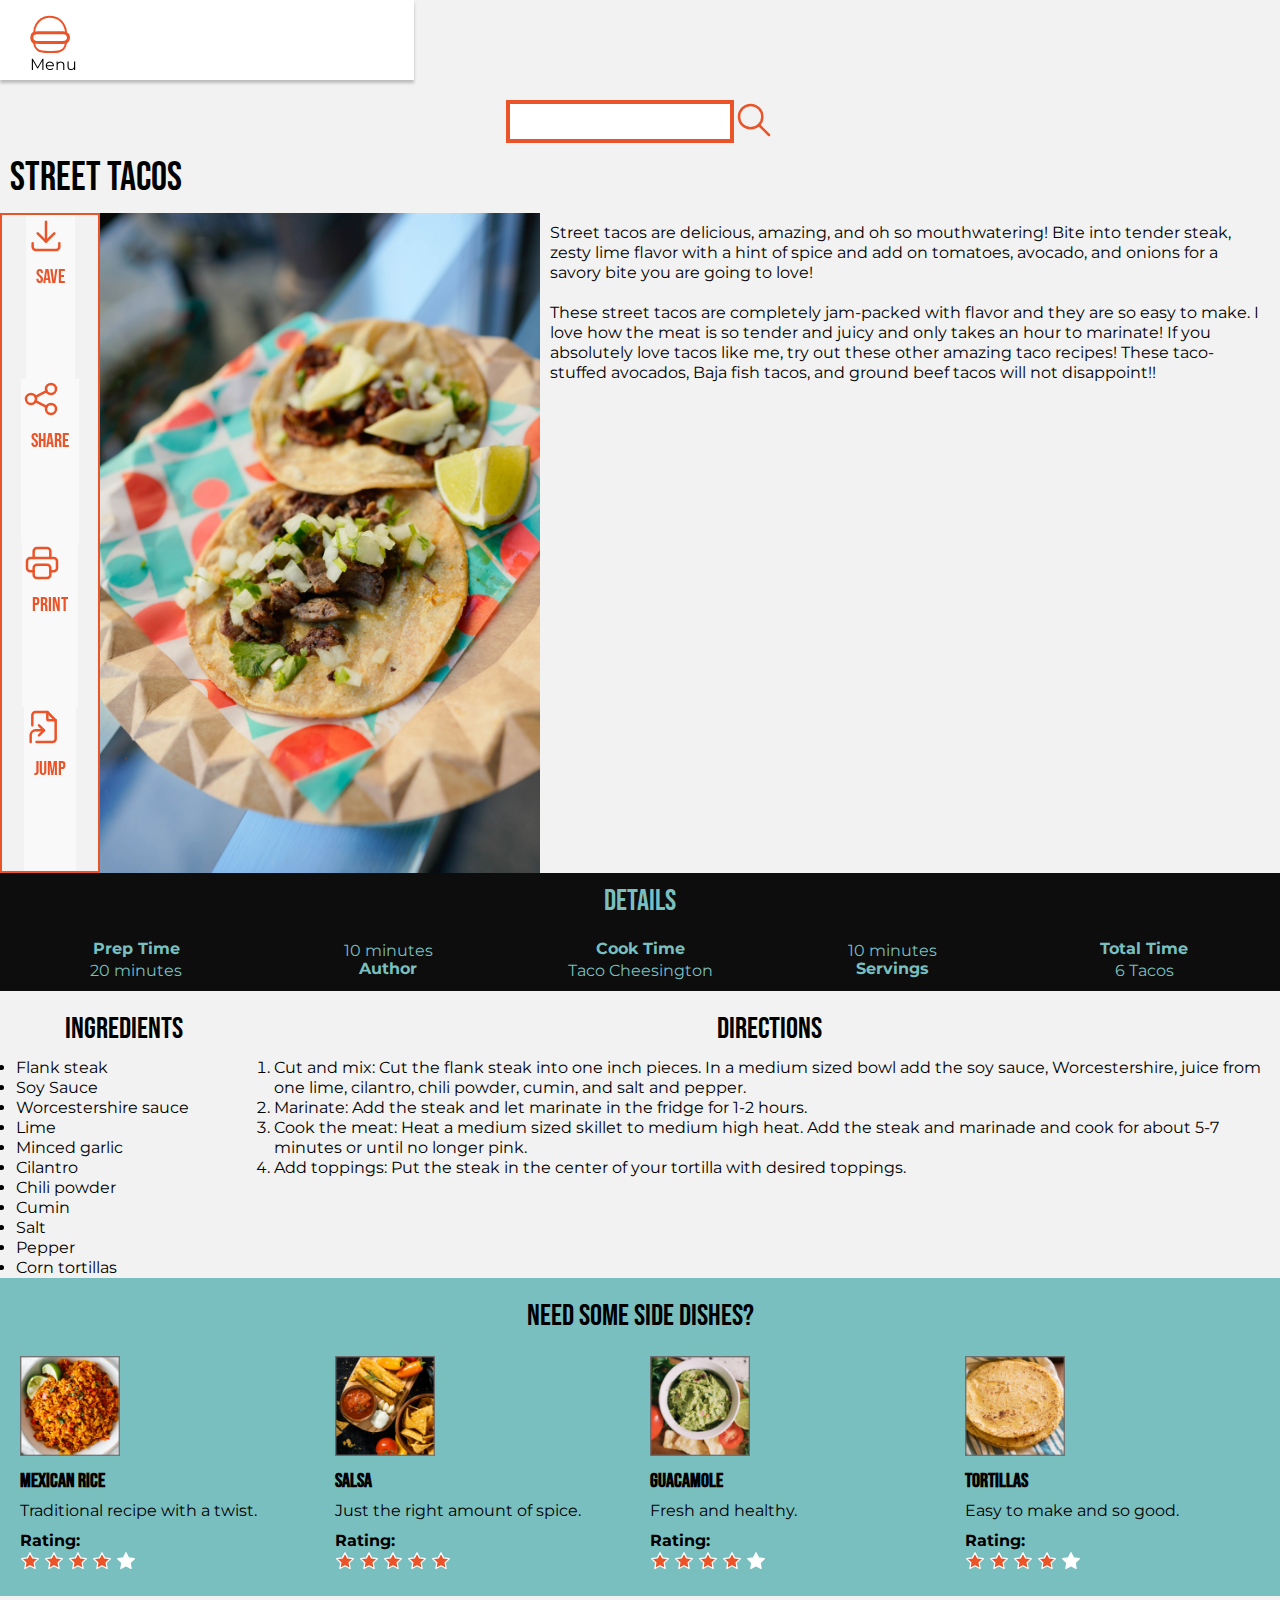
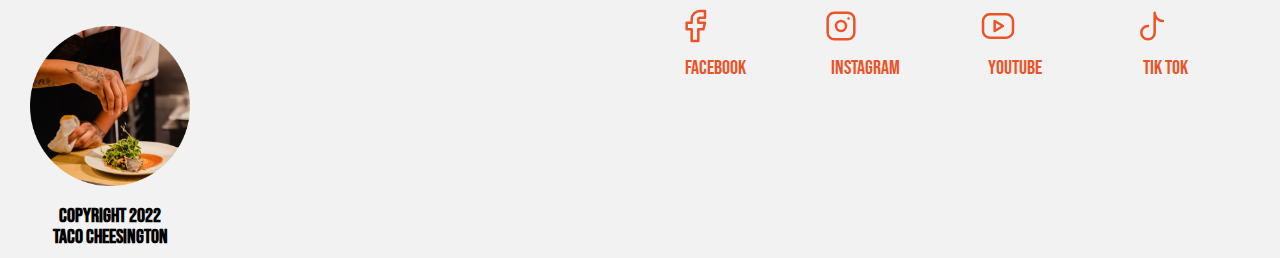
<file: index.html>
<!DOCTYPE html>
<html lang="en">
<head>
    <meta charset="utf-8">
    <title>Good Eats- Street Tacos</title>
    <meta name="author" content="Christine Gaudette">
    <meta name="description" content="Good Eats- Street Tacos">
    <!-- stylesheet -->
    <link rel="stylesheet" href="styles.css">
</head>
  <body>
    <div class="container">
      <header>
        <h1>Street Tacos</h1>
        <div class="menu-bg">
          <menu>
            <li><svg xmlns="http://www.w3.org/2000/svg" class="icon icon-tabler icon-tabler-download" width="40" height="40" viewBox="0 0 24 24" stroke-width="1.5" stroke="#EB5428" fill="none" stroke-linecap="round" stroke-linejoin="round" id="svg-save">
                <path stroke="none" d="M0 0h24v24H0z" fill="none"/>
                <path d="M4 17v2a2 2 0 0 0 2 2h12a2 2 0 0 0 2 -2v-2" />
                <polyline points="7 11 12 16 17 11" />
                <line x1="12" y1="4" x2="12" y2="16" />
              </svg><a href="#">Save</a></li>
            <li><svg xmlns="http://www.w3.org/2000/svg" class="icon icon-tabler icon-tabler-share" width="40" height="40" viewBox="0 0 24 24" stroke-width="1.5" stroke="#EB5428" fill="none" stroke-linecap="round" stroke-linejoin="round" id="svg-share">
                <path stroke="none" d="M0 0h24v24H0z" fill="none"/>
                <circle cx="6" cy="12" r="3" />
                <circle cx="18" cy="6" r="3" />
                <circle cx="18" cy="18" r="3" />
                <line x1="8.7" y1="10.7" x2="15.3" y2="7.3" />
                <line x1="8.7" y1="13.3" x2="15.3" y2="16.7" />
              </svg><a href="#">Share</a></li>
            <li><svg xmlns="http://www.w3.org/2000/svg" class="icon icon-tabler icon-tabler-printer" width="40" height="40" viewBox="0 0 24 24" stroke-width="1.5" stroke="#EB5428" fill="none" stroke-linecap="round" stroke-linejoin="round" id="svg-print">
                <path stroke="none" d="M0 0h24v24H0z" fill="none"/>
                <path d="M17 17h2a2 2 0 0 0 2 -2v-4a2 2 0 0 0 -2 -2h-14a2 2 0 0 0 -2 2v4a2 2 0 0 0 2 2h2" />
                <path d="M17 9v-4a2 2 0 0 0 -2 -2h-6a2 2 0 0 0 -2 2v4" />
                <rect x="7" y="13" width="10" height="8" rx="2" />
              </svg><a href="#">Print</a></li>
            <li><svg xmlns="http://www.w3.org/2000/svg" class="icon icon-tabler icon-tabler-file-symlink" width="40" height="40" viewBox="0 0 24 24" stroke-width="1.5" stroke="#EB5428" fill="none" stroke-linecap="round" stroke-linejoin="round" id="svg-jump">
                <path stroke="none" d="M0 0h24v24H0z" fill="none"/>
                <path d="M4 21v-4a3 3 0 0 1 3 -3h5" />
                <path d="M9 17l3 -3l-3 -3" />
                <path d="M14 3v4a1 1 0 0 0 1 1h4" />
                <path d="M5 11v-6a2 2 0 0 1 2 -2h7l5 5v11a2 2 0 0 1 -2 2h-9.5" />
              </svg><a href="#street-tacos">Jump</a></li>
          </menu>
        </div>
        <img src="images/street-tacos.png" alt="Street Tacos">
        <div class="intro-content">
        <p>Street tacos are delicious, amazing, and oh so mouthwatering! Bite into tender steak, zesty lime flavor with a hint of spice and add on tomatoes, avocado, and onions for a savory bite you are going to love!</p>
        <p>These street tacos are completely jam-packed with flavor and they are so easy to make. I love how the meat is so tender and juicy and only takes an hour to marinate! If you absolutely love tacos like me, try out these other amazing taco recipes! These taco-stuffed avocados, Baja fish tacos, and ground beef tacos will not disappoint!!</p>
        </div>
      </header>
      <article class="street-tacos">
        <section id="article-details">
          <h2>Details</h2>
          <dl>
            <dt>Prep Time</dt> 
            <dd>10 minutes</dd>

            <dt>Cook Time</dt>
            <dd>10 minutes</dd>

            <dt>Total Time</dt>
            <dd>20 minutes</dd>

            <dt>Author</dt>
            <dd><cite><span class="author">Taco Cheesington</span></cite></dd>
            
            <dt>Servings</dt>
            <dd>6 Tacos</dd>
          </dl>
        </section>
        <section id="article-ingredients">
          <h2>Ingredients</h2>
          <ul>
            <li>Flank steak</li>
            <li>Soy Sauce</li>
            <li>Worcestershire sauce</li>
            <li>Lime</li>
            <li>Minced garlic</li>
            <li>Cilantro</li>
            <li>Chili powder</li>
            <li>Cumin</li>
            <li>Salt</li>
            <li>Pepper</li>
            <li>Corn tortillas</li>
          </ul>
        </section>
        <section id="article-directions">
          <h2>Directions</h2>
          <ol>
          <li>Cut and mix: Cut the flank steak into one inch pieces. In a medium sized bowl add the soy sauce, Worcestershire, juice from one lime, cilantro, chili powder, cumin, and salt and pepper.</li>
          
          <li>Marinate: Add the steak and let marinate in the fridge for 1-2 hours.</li>
          
          <li>Cook the meat: Heat a medium sized skillet to medium high heat. Add the steak and marinade and cook for about 5-7 minutes or until no longer pink.</li>

          <li>Add toppings: Put the steak in the center of your tortilla with desired toppings.</li>
          </ol>
        </section>
      </article>

      <aside>
        <h2>Need some side dishes?</h2>
        <dl>
          <dt>Mexican Rice</dt>
          <dd class="aside-images-dl"><img src="images/mexican-rice.png" alt="Mexican Rice"></dd>
          <dd>Traditional recipe with a twist.</dd>
          <dd><p>Rating:</p>
              <p>
                    <svg xmlns="http://www.w3.org/2000/svg" class="icon icon-tabler icon-tabler-star" width="20" height="20" viewBox="0 0 24 24" stroke-width="1.5" stroke="#ffffff" fill="#EB5428" stroke-linecap="round" stroke-linejoin="round">
                      <path stroke="none" d="M0 0h24v24H0z" fill="none"/>
                      <path d="M12 17.75l-6.172 3.245l1.179 -6.873l-5 -4.867l6.9 -1l3.086 -6.253l3.086 6.253l6.9 1l-5 4.867l1.179 6.873z" />
                    </svg>

                    <svg xmlns="http://www.w3.org/2000/svg" class="icon icon-tabler icon-tabler-star" width="20" height="20" viewBox="0 0 24 24" stroke-width="1.5" stroke="#ffffff" fill="#EB5428" stroke-linecap="round" stroke-linejoin="round">
                      <path stroke="none" d="M0 0h24v24H0z" fill="none"/>
                      <path d="M12 17.75l-6.172 3.245l1.179 -6.873l-5 -4.867l6.9 -1l3.086 -6.253l3.086 6.253l6.9 1l-5 4.867l1.179 6.873z" />
                    </svg>

                    <svg xmlns="http://www.w3.org/2000/svg" class="icon icon-tabler icon-tabler-star" width="20" height="20" viewBox="0 0 24 24" stroke-width="1.5" stroke="#ffffff" fill="#EB5428" stroke-linecap="round" stroke-linejoin="round">
                      <path stroke="none" d="M0 0h24v24H0z" fill="none"/>
                      <path d="M12 17.75l-6.172 3.245l1.179 -6.873l-5 -4.867l6.9 -1l3.086 -6.253l3.086 6.253l6.9 1l-5 4.867l1.179 6.873z" />
                    </svg>
                    
                    <svg xmlns="http://www.w3.org/2000/svg" class="icon icon-tabler icon-tabler-star" width="20" height="20" viewBox="0 0 24 24" stroke-width="1.5" stroke="#ffffff" fill="#EB5428" stroke-linecap="round" stroke-linejoin="round">
                      <path stroke="none" d="M0 0h24v24H0z" fill="none"/>
                      <path d="M12 17.75l-6.172 3.245l1.179 -6.873l-5 -4.867l6.9 -1l3.086 -6.253l3.086 6.253l6.9 1l-5 4.867l1.179 6.873z" />
                    </svg>
                    
                    <svg xmlns="http://www.w3.org/2000/svg" class="icon icon-tabler icon-tabler-star" width="20" height="20" viewBox="0 0 24 24" stroke-width="1.5" stroke="#ffffff" fill="#ffffff" stroke-linecap="round" stroke-linejoin="round">
                      <path stroke="none" d="M0 0h24v24H0z" fill="none"/>
                      <path d="M12 17.75l-6.172 3.245l1.179 -6.873l-5 -4.867l6.9 -1l3.086 -6.253l3.086 6.253l6.9 1l-5 4.867l1.179 6.873z" />
                    </svg>
                </p>
          </dd> 
        </dl>
              
        <dl>
          <dt>Salsa</dt>
          <dd class="aside-images-dl"><img src="images/salsa.png" alt="Salsa"></dd>
          <dd>Just the right amount of spice.</dd>
          <dd><p>Rating:</p>
              <p>
                    <svg xmlns="http://www.w3.org/2000/svg" class="icon icon-tabler icon-tabler-star" width="20" height="20" viewBox="0 0 24 24" stroke-width="1.5" stroke="#ffffff" fill="#EB5428" stroke-linecap="round" stroke-linejoin="round">
                      <path stroke="none" d="M0 0h24v24H0z" fill="none"/>
                      <path d="M12 17.75l-6.172 3.245l1.179 -6.873l-5 -4.867l6.9 -1l3.086 -6.253l3.086 6.253l6.9 1l-5 4.867l1.179 6.873z" />
                    </svg>

                    <svg xmlns="http://www.w3.org/2000/svg" class="icon icon-tabler icon-tabler-star" width="20" height="20" viewBox="0 0 24 24" stroke-width="1.5" stroke="#ffffff" fill="#EB5428" stroke-linecap="round" stroke-linejoin="round">
                      <path stroke="none" d="M0 0h24v24H0z" fill="none"/>
                      <path d="M12 17.75l-6.172 3.245l1.179 -6.873l-5 -4.867l6.9 -1l3.086 -6.253l3.086 6.253l6.9 1l-5 4.867l1.179 6.873z" />
                    </svg>

                    <svg xmlns="http://www.w3.org/2000/svg" class="icon icon-tabler icon-tabler-star" width="20" height="20" viewBox="0 0 24 24" stroke-width="1.5" stroke="#ffffff" fill="#EB5428" stroke-linecap="round" stroke-linejoin="round">
                      <path stroke="none" d="M0 0h24v24H0z" fill="none"/>
                      <path d="M12 17.75l-6.172 3.245l1.179 -6.873l-5 -4.867l6.9 -1l3.086 -6.253l3.086 6.253l6.9 1l-5 4.867l1.179 6.873z" />
                    </svg>
                    
                    <svg xmlns="http://www.w3.org/2000/svg" class="icon icon-tabler icon-tabler-star" width="20" height="20" viewBox="0 0 24 24" stroke-width="1.5" stroke="#ffffff" fill="#EB5428" stroke-linecap="round" stroke-linejoin="round">
                      <path stroke="none" d="M0 0h24v24H0z" fill="none"/>
                      <path d="M12 17.75l-6.172 3.245l1.179 -6.873l-5 -4.867l6.9 -1l3.086 -6.253l3.086 6.253l6.9 1l-5 4.867l1.179 6.873z" />
                    </svg>
                    
                    <svg xmlns="http://www.w3.org/2000/svg" class="icon icon-tabler icon-tabler-star" width="20" height="20" viewBox="0 0 24 24" stroke-width="1.5" stroke="#ffffff" fill="#EB5428" stroke-linecap="round" stroke-linejoin="round">
                      <path stroke="none" d="M0 0h24v24H0z" fill="none"/>
                      <path d="M12 17.75l-6.172 3.245l1.179 -6.873l-5 -4.867l6.9 -1l3.086 -6.253l3.086 6.253l6.9 1l-5 4.867l1.179 6.873z" />
                    </svg>
                </p>
          </dd> 
        </dl>

        <dl>
          <dt>Guacamole</dt>
          <dd class="aside-images-dl"><img src="images/guacamole.png" alt="Guacamole"></dd>
          <dd>Fresh and healthy.</dd>
          <dd><p>Rating:</p>
              <p>
                    <svg xmlns="http://www.w3.org/2000/svg" class="icon icon-tabler icon-tabler-star" width="20" height="20" viewBox="0 0 24 24" stroke-width="1.5" stroke="#ffffff" fill="#EB5428" stroke-linecap="round" stroke-linejoin="round">
                      <path stroke="none" d="M0 0h24v24H0z" fill="none"/>
                      <path d="M12 17.75l-6.172 3.245l1.179 -6.873l-5 -4.867l6.9 -1l3.086 -6.253l3.086 6.253l6.9 1l-5 4.867l1.179 6.873z" />
                    </svg>

                    <svg xmlns="http://www.w3.org/2000/svg" class="icon icon-tabler icon-tabler-star" width="20" height="20" viewBox="0 0 24 24" stroke-width="1.5" stroke="#ffffff" fill="#EB5428" stroke-linecap="round" stroke-linejoin="round">
                      <path stroke="none" d="M0 0h24v24H0z" fill="none"/>
                      <path d="M12 17.75l-6.172 3.245l1.179 -6.873l-5 -4.867l6.9 -1l3.086 -6.253l3.086 6.253l6.9 1l-5 4.867l1.179 6.873z" />
                    </svg>

                    <svg xmlns="http://www.w3.org/2000/svg" class="icon icon-tabler icon-tabler-star" width="20" height="20" viewBox="0 0 24 24" stroke-width="1.5" stroke="#ffffff" fill="#EB5428" stroke-linecap="round" stroke-linejoin="round">
                      <path stroke="none" d="M0 0h24v24H0z" fill="none"/>
                      <path d="M12 17.75l-6.172 3.245l1.179 -6.873l-5 -4.867l6.9 -1l3.086 -6.253l3.086 6.253l6.9 1l-5 4.867l1.179 6.873z" />
                    </svg>
                    
                    <svg xmlns="http://www.w3.org/2000/svg" class="icon icon-tabler icon-tabler-star" width="20" height="20" viewBox="0 0 24 24" stroke-width="1.5" stroke="#ffffff" fill="#EB5428" stroke-linecap="round" stroke-linejoin="round">
                      <path stroke="none" d="M0 0h24v24H0z" fill="none"/>
                      <path d="M12 17.75l-6.172 3.245l1.179 -6.873l-5 -4.867l6.9 -1l3.086 -6.253l3.086 6.253l6.9 1l-5 4.867l1.179 6.873z" />
                    </svg>
                    
                    <svg xmlns="http://www.w3.org/2000/svg" class="icon icon-tabler icon-tabler-star" width="20" height="20" viewBox="0 0 24 24" stroke-width="1.5" stroke="#ffffff" fill="#ffffff" stroke-linecap="round" stroke-linejoin="round">
                      <path stroke="none" d="M0 0h24v24H0z" fill="none"/>
                      <path d="M12 17.75l-6.172 3.245l1.179 -6.873l-5 -4.867l6.9 -1l3.086 -6.253l3.086 6.253l6.9 1l-5 4.867l1.179 6.873z" />
                    </svg>
                </p>
          </dd> 
        </dl>

        <dl>
          <dt>Tortillas</dt>
          <dd class="aside-images-dl"><img src="images/tortillas.png" alt="Tortillas"></dd>
          <dd>Easy to make and so good.</dd>
          <dd><p>Rating:</p>
              <p>
                    <svg xmlns="http://www.w3.org/2000/svg" class="icon icon-tabler icon-tabler-star" width="20" height="20" viewBox="0 0 24 24" stroke-width="1.5" stroke="#ffffff" fill="#EB5428" stroke-linecap="round" stroke-linejoin="round">
                      <path stroke="none" d="M0 0h24v24H0z" fill="none"/>
                      <path d="M12 17.75l-6.172 3.245l1.179 -6.873l-5 -4.867l6.9 -1l3.086 -6.253l3.086 6.253l6.9 1l-5 4.867l1.179 6.873z" />
                    </svg>

                    <svg xmlns="http://www.w3.org/2000/svg" class="icon icon-tabler icon-tabler-star" width="20" height="20" viewBox="0 0 24 24" stroke-width="1.5" stroke="#ffffff" fill="#EB5428" stroke-linecap="round" stroke-linejoin="round">
                      <path stroke="none" d="M0 0h24v24H0z" fill="none"/>
                      <path d="M12 17.75l-6.172 3.245l1.179 -6.873l-5 -4.867l6.9 -1l3.086 -6.253l3.086 6.253l6.9 1l-5 4.867l1.179 6.873z" />
                    </svg>

                    <svg xmlns="http://www.w3.org/2000/svg" class="icon icon-tabler icon-tabler-star" width="20" height="20" viewBox="0 0 24 24" stroke-width="1.5" stroke="#ffffff" fill="#EB5428" stroke-linecap="round" stroke-linejoin="round">
                      <path stroke="none" d="M0 0h24v24H0z" fill="none"/>
                      <path d="M12 17.75l-6.172 3.245l1.179 -6.873l-5 -4.867l6.9 -1l3.086 -6.253l3.086 6.253l6.9 1l-5 4.867l1.179 6.873z" />
                    </svg>
                    
                    <svg xmlns="http://www.w3.org/2000/svg" class="icon icon-tabler icon-tabler-star" width="20" height="20" viewBox="0 0 24 24" stroke-width="1.5" stroke="#ffffff" fill="#EB5428" stroke-linecap="round" stroke-linejoin="round">
                      <path stroke="none" d="M0 0h24v24H0z" fill="none"/>
                      <path d="M12 17.75l-6.172 3.245l1.179 -6.873l-5 -4.867l6.9 -1l3.086 -6.253l3.086 6.253l6.9 1l-5 4.867l1.179 6.873z" />
                    </svg>
                    
                    <svg xmlns="http://www.w3.org/2000/svg" class="icon icon-tabler icon-tabler-star" width="20" height="20" viewBox="0 0 24 24" stroke-width="1.5" stroke="#ffffff" fill="#ffffff" stroke-linecap="round" stroke-linejoin="round">
                      <path stroke="none" d="M0 0h24v24H0z" fill="none"/>
                      <path d="M12 17.75l-6.172 3.245l1.179 -6.873l-5 -4.867l6.9 -1l3.086 -6.253l3.086 6.253l6.9 1l-5 4.867l1.179 6.873z" />
                    </svg>
                </p>
          </dd> 
        </dl>
      </aside>

      <nav>
        <h2>Main Navigation</h2>
            <input type="checkbox" id="dropdown">
            <label for="dropdown"><span><svg xmlns="http://www.w3.org/2000/svg" width="40" height="40" style="enable-background:new 0 0 40 40" xml:space="preserve">
                <path d="M36 17.6c.1 1.8.1 3.6.1 5.4.1 2.7 0 5.5-.9 8-.5 1.4-1.3 2.6-2.4 3.6-3.3 2.7-6 2.4-12.6 2.4-4.6 0-9.2.2-12.2-1.9-2.5-1.8-3.6-4.2-3.8-7.1-.2-3.6.1-7.2.1-10.8 0-2.6.6-5.1 1.9-7.4 2.5-4.5 7.3-7.5 12.4-8 .4-.1.9-.1 1.4-.1 5.2 0 10.1 2.6 13 6.8 1 1.5 1.8 3.1 2.3 4.9.4 1.3.6 2.7.7 4.2z" style="fill:none;stroke:#eb5428;stroke-width:2;stroke-miterlimit:10"/>
                <path d="M36.1 22.6c0 .5-.1 1-.5 1.4-.5.7-1.4 1.2-2.6 1.3-2.8.2-5.8.1-8.6.1h-12c-1.3 0-2.6 0-3.8-.1-1.1 0-2.4 0-3.3-.6-.8-.6-1.2-1.4-1.2-2.2 0-.9.3-1.8 1.5-2.3.9-.4 2-.5 3.1-.5 1.4 0 2.8-.1 4.3-.1h14.5c1.2 0 2.3 0 3.5.1 1.7.1 3.3-.1 4.4 1 .3.6.7 1.3.7 1.9z" style="fill:none;stroke:#fff;stroke-width:2.0832;stroke-miterlimit:10"/>
                <path d="M38.5 22.6c0 .9-.2 1.7-.5 2.5-.6 1.3-1.7 2.1-3 2.2-3.3.3-6.7.2-9.9.2H11.2c-1.5 0-3-.1-4.4-.1-1.3-.1-2.8 0-3.8-1-.9-1-1.3-2.5-1.3-3.8 0-1.6.3-3.1 1.7-4 1-.7 2.3-.8 3.5-.8 1.6-.1 3.3-.1 4.9-.1H28.5c1.3 0 2.7 0 4 .1 2 .1 3.8-.1 5.1 1.7.5.9.9 2 .9 3.1z" style="fill:none;stroke:#eb5428;stroke-width:2.9408;stroke-miterlimit:10"/>
            </svg>Menu</span></label>
            <ul>
                <li><a href="#" id="logo"> <svg xmlns="http://www.w3.org/2000/svg" class="icon icon-tabler icon-tabler-tools-kitchen" width="60" height="60" viewBox="0 0 24 24" stroke-width="1.5" stroke="#ffffff" fill="none" stroke-linecap="round" stroke-linejoin="round">
                    <path stroke="none" d="M0 0h24v24H0z" fill="none"/>
                    <path d="M4 3h8l-1 9h-6z" />
                    <path d="M7 18h2v3h-2z" />
                    <path d="M20 3v12h-5c-.023 -3.681 .184 -7.406 5 -12z" />
                    <path d="M20 15v6h-1v-3" />
                    <line x1="8" y1="12" x2="8" y2="18" />
                </svg></a></li>
                <li><a href="#"><img src="images/breakfast.png" alt="breakfast plate">Breakfast</a></li>
                <li><a href="#"><img src="images/brunch.png" alt="brunch plate">Brunch</a></li>
                <li><a href="#"><img src="images/lunch.png" alt="lunch plate">Lunch</a></li>
                <li><a href="#"><img src="images/dinner.png" alt="dinner plate">Dinner</a></li>
                <li><a href="#"><img src="images/appetizers.png" alt="appetizers plate">Appetizers</a></li>
                <li><a href="#"><img src="images/desserts.png" alt="dessert cups">Desserts</a></li>
                <li><a href="#"><img src="images/beverages.png" alt="beverage cups">Beverages</a></li>
                <li><a href="#" id="sign-in"><svg xmlns="http://www.w3.org/2000/svg" class="icon icon-tabler icon-tabler-user-circle" width="40" height="40" viewBox="0 0 24 24" stroke-width="1.5" stroke="#EB5428" fill="none" stroke-linecap="round" stroke-linejoin="round">
                    <path stroke="none" d="M0 0h24v24H0z" fill="none"/>
                    <circle cx="12" cy="12" r="9" />
                    <circle cx="12" cy="10" r="3" />
                    <path d="M6.168 18.849a4 4 0 0 1 3.832 -2.849h4a4 4 0 0 1 3.834 2.855" />
                  </svg><span>Sign In</span></a></li>
            </ul>
      </nav>
  
      <section class="search-form-sec">
        <form class="search-form" action="https://wp.zybooks.com/form-viewer.php" method="POST" target="_blank">
          <input type="text" name="search" id="search">
          <label class="submit">
            <input type="submit" name="mysubmit" value="val1" style="display: none;">
            <svg xmlns="http://www.w3.org/2000/svg" class="icon icon-tabler icon-tabler-search" width="40" height="40" viewBox="0 0 24 24" stroke-width="1.5" stroke="#EB5428" fill="none" stroke-linecap="round" stroke-linejoin="round" id="svg-search">
              <path stroke="none" d="M0 0h24v24H0z" fill="none"/>
              <circle cx="10" cy="10" r="7" />
              <line x1="21" y1="21" x2="15" y2="15" />
            </svg>
          </label>
        </form>
      </section>
      
      <footer>
        <ul id="social">
            <li><svg xmlns="http://www.w3.org/2000/svg" class="icon icon-tabler icon-tabler-brand-facebook" width="40" height="40" viewBox="0 0 24 24" stroke-width="1.5" stroke="#EB5428" fill="none" stroke-linecap="round" stroke-linejoin="round" id="facebook">
                <path stroke="none" d="M0 0h24v24H0z" fill="none"/>
                <path d="M7 10v4h3v7h4v-7h3l1 -4h-4v-2a1 1 0 0 1 1 -1h3v-4h-3a5 5 0 0 0 -5 5v2h-3" />
                </svg><a href="#">Facebook</a></li>
            <li><svg xmlns="http://www.w3.org/2000/svg" class="icon icon-tabler icon-tabler-brand-instagram" width="40" height="40" viewBox="0 0 24 24" stroke-width="1.5" stroke="#EB5428" fill="none" stroke-linecap="round" stroke-linejoin="round" id="instagram">
                <path stroke="none" d="M0 0h24v24H0z" fill="none"/>
                <rect x="4" y="4" width="16" height="16" rx="4" />
                <circle cx="12" cy="12" r="3" />
                <line x1="16.5" y1="7.5" x2="16.5" y2="7.501" />
                </svg><a href="#">Instagram</a></li>
            <li><svg xmlns="http://www.w3.org/2000/svg" class="icon icon-tabler icon-tabler-brand-youtube" width="40" height="40" viewBox="0 0 24 24" stroke-width="1.5" stroke="#EB5428" fill="none" stroke-linecap="round" stroke-linejoin="round" id="youtube">
                <path stroke="none" d="M0 0h24v24H0z" fill="none"/>
                <rect x="3" y="5" width="18" height="14" rx="4" />
                <path d="M10 9l5 3l-5 3z" />
                </svg><a href="#">YouTube</a></li>
            <li><svg xmlns="http://www.w3.org/2000/svg" class="icon icon-tabler icon-tabler-brand-tiktok" width="40" height="40" viewBox="0 0 24 24" stroke-width="1.5" stroke="#EB5428" fill="none" stroke-linecap="round" stroke-linejoin="round" id="tiktok">
                <path stroke="none" d="M0 0h24v24H0z" fill="none"/>
                <path d="M9 12a4 4 0 1 0 4 4v-12a5 5 0 0 0 5 5" />
                </svg><a href="#">Tik Tok</a></li>
        </ul>
        
        <div class="copyright">
          <p><small>Copyright 2022</small></p> 
          <p><cite><span class="author">Taco Cheesington</span></cite></p>
          <img src="images/taco-cheesington.png" alt="Taco Cheesington">
        </div>

      </footer>
    </div>
  </body>
</html>
</file>
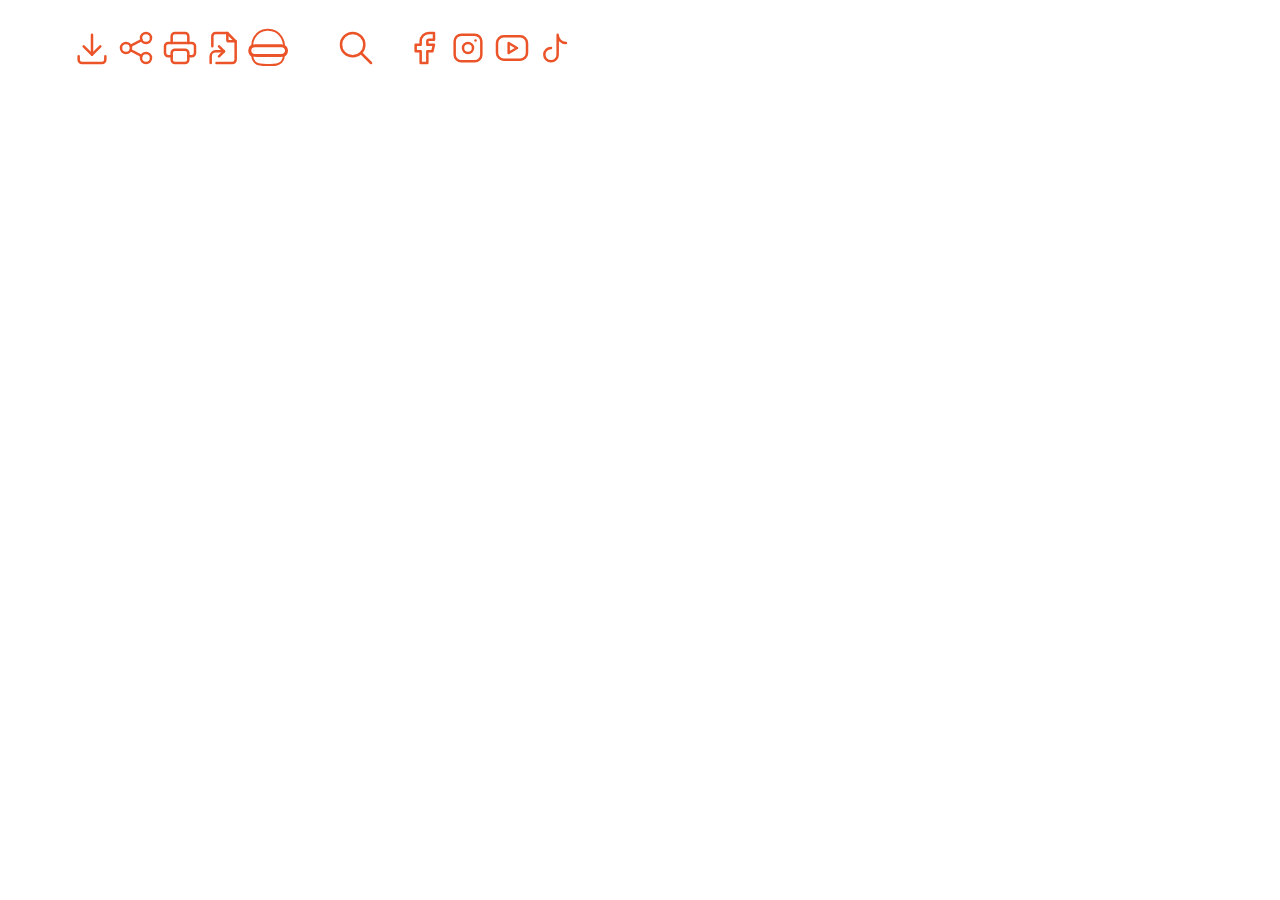
<file: svgs.html>
<!DOCTYPE html>
<html lang="en">
<head>
    <meta charset="UTF-8">
    <meta http-equiv="X-UA-Compatible" content="IE=edge">
    <meta name="viewport" content="width=device-width, initial-scale=1.0">
    <title>SVGs</title>
</head>
<body>
    <!--logo-->
    <svg xmlns="http://www.w3.org/2000/svg" class="icon icon-tabler icon-tabler-tools-kitchen" width="60" height="60" viewBox="0 0 24 24" stroke-width="1.5" stroke="#ffffff" fill="none" stroke-linecap="round" stroke-linejoin="round" id="svg-logo">
        <path stroke="none" d="M0 0h24v24H0z" fill="none"/>
        <path d="M4 3h8l-1 9h-6z" />
        <path d="M7 18h2v3h-2z" />
        <path d="M20 3v12h-5c-.023 -3.681 .184 -7.406 5 -12z" />
        <path d="M20 15v6h-1v-3" />
        <line x1="8" y1="12" x2="8" y2="18" />
      </svg>
    <!--save-->
    <svg xmlns="http://www.w3.org/2000/svg" class="icon icon-tabler icon-tabler-download" width="40" height="40" viewBox="0 0 24 24" stroke-width="1.5" stroke="#EB5428" fill="none" stroke-linecap="round" stroke-linejoin="round" id="svg-save">
        <path stroke="none" d="M0 0h24v24H0z" fill="none"/>
        <path d="M4 17v2a2 2 0 0 0 2 2h12a2 2 0 0 0 2 -2v-2" />
        <polyline points="7 11 12 16 17 11" />
        <line x1="12" y1="4" x2="12" y2="16" />
      </svg>
    <!--share-->
    <svg xmlns="http://www.w3.org/2000/svg" class="icon icon-tabler icon-tabler-share" width="40" height="40" viewBox="0 0 24 24" stroke-width="1.5" stroke="#EB5428" fill="none" stroke-linecap="round" stroke-linejoin="round" id="svg-share">
        <path stroke="none" d="M0 0h24v24H0z" fill="none"/>
        <circle cx="6" cy="12" r="3" />
        <circle cx="18" cy="6" r="3" />
        <circle cx="18" cy="18" r="3" />
        <line x1="8.7" y1="10.7" x2="15.3" y2="7.3" />
        <line x1="8.7" y1="13.3" x2="15.3" y2="16.7" />
      </svg>
    <!--print-->
    <svg xmlns="http://www.w3.org/2000/svg" class="icon icon-tabler icon-tabler-printer" width="40" height="40" viewBox="0 0 24 24" stroke-width="1.5" stroke="#EB5428" fill="none" stroke-linecap="round" stroke-linejoin="round" id="svg-print">
        <path stroke="none" d="M0 0h24v24H0z" fill="none"/>
        <path d="M17 17h2a2 2 0 0 0 2 -2v-4a2 2 0 0 0 -2 -2h-14a2 2 0 0 0 -2 2v4a2 2 0 0 0 2 2h2" />
        <path d="M17 9v-4a2 2 0 0 0 -2 -2h-6a2 2 0 0 0 -2 2v4" />
        <rect x="7" y="13" width="10" height="8" rx="2" />
      </svg>
    <!--jump-->
    <svg xmlns="http://www.w3.org/2000/svg" class="icon icon-tabler icon-tabler-file-symlink" width="40" height="40" viewBox="0 0 24 24" stroke-width="1.5" stroke="#EB5428" fill="none" stroke-linecap="round" stroke-linejoin="round" id="svg-jump">
        <path stroke="none" d="M0 0h24v24H0z" fill="none"/>
        <path d="M4 21v-4a3 3 0 0 1 3 -3h5" />
        <path d="M9 17l3 -3l-3 -3" />
        <path d="M14 3v4a1 1 0 0 0 1 1h4" />
        <path d="M5 11v-6a2 2 0 0 1 2 -2h7l5 5v11a2 2 0 0 1 -2 2h-9.5" />
      </svg>
    <!--hamburger-->
    <svg xmlns="http://www.w3.org/2000/svg" width="40" height="40" style="enable-background:new 0 0 40 40" xml:space="preserve" id="svg-hamberger">
        <path d="M36 17.6c.1 1.8.1 3.6.1 5.4.1 2.7 0 5.5-.9 8-.5 1.4-1.3 2.6-2.4 3.6-3.3 2.7-6 2.4-12.6 2.4-4.6 0-9.2.2-12.2-1.9-2.5-1.8-3.6-4.2-3.8-7.1-.2-3.6.1-7.2.1-10.8 0-2.6.6-5.1 1.9-7.4 2.5-4.5 7.3-7.5 12.4-8 .4-.1.9-.1 1.4-.1 5.2 0 10.1 2.6 13 6.8 1 1.5 1.8 3.1 2.3 4.9.4 1.3.6 2.7.7 4.2z" style="fill:none;stroke:#eb5428;stroke-width:2;stroke-miterlimit:10"/>
        <path d="M36.1 22.6c0 .5-.1 1-.5 1.4-.5.7-1.4 1.2-2.6 1.3-2.8.2-5.8.1-8.6.1h-12c-1.3 0-2.6 0-3.8-.1-1.1 0-2.4 0-3.3-.6-.8-.6-1.2-1.4-1.2-2.2 0-.9.3-1.8 1.5-2.3.9-.4 2-.5 3.1-.5 1.4 0 2.8-.1 4.3-.1h14.5c1.2 0 2.3 0 3.5.1 1.7.1 3.3-.1 4.4 1 .3.6.7 1.3.7 1.9z" style="fill:none;stroke:#fff;stroke-width:2.0832;stroke-miterlimit:10"/>
        <path d="M38.5 22.6c0 .9-.2 1.7-.5 2.5-.6 1.3-1.7 2.1-3 2.2-3.3.3-6.7.2-9.9.2H11.2c-1.5 0-3-.1-4.4-.1-1.3-.1-2.8 0-3.8-1-.9-1-1.3-2.5-1.3-3.8 0-1.6.3-3.1 1.7-4 1-.7 2.3-.8 3.5-.8 1.6-.1 3.3-.1 4.9-.1H28.5c1.3 0 2.7 0 4 .1 2 .1 3.8-.1 5.1 1.7.5.9.9 2 .9 3.1z" style="fill:none;stroke:#eb5428;stroke-width:2.9408;stroke-miterlimit:10"/>
      </svg>
    <!--avatar-->
    <svg xmlns="http://www.w3.org/2000/svg" class="icon icon-tabler icon-tabler-user-circle" width="40" height="40" viewBox="0 0 24 24" stroke-width="1.5" stroke="#ffffff" fill="none" stroke-linecap="round" stroke-linejoin="round" id="svg-avatar">
        <path stroke="none" d="M0 0h24v24H0z" fill="none"/>
        <circle cx="12" cy="12" r="9" />
        <circle cx="12" cy="10" r="3" />
        <path d="M6.168 18.849a4 4 0 0 1 3.832 -2.849h4a4 4 0 0 1 3.834 2.855" />
      </svg>
    <!--search-->
    <svg xmlns="http://www.w3.org/2000/svg" class="icon icon-tabler icon-tabler-search" width="40" height="40" viewBox="0 0 24 24" stroke-width="1.5" stroke="#EB5428" fill="none" stroke-linecap="round" stroke-linejoin="round" id="svg-search">
        <path stroke="none" d="M0 0h24v24H0z" fill="none"/>
        <circle cx="10" cy="10" r="7" />
        <line x1="21" y1="21" x2="15" y2="15" />
    </svg>
    <!--star-->
    <svg xmlns="http://www.w3.org/2000/svg" class="icon icon-tabler icon-tabler-star" width="20" height="20" viewBox="0 0 24 24" stroke-width="1.5" stroke="#ffffff" fill="#ffffff" stroke-linecap="round" stroke-linejoin="round" id="svg-star">
      <path stroke="none" d="M0 0h24v24H0z" fill="none"/>
      <path d="M12 17.75l-6.172 3.245l1.179 -6.873l-5 -4.867l6.9 -1l3.086 -6.253l3.086 6.253l6.9 1l-5 4.867l1.179 6.873z" />
    </svg>
    <!--facebook-->
    <svg xmlns="http://www.w3.org/2000/svg" class="icon icon-tabler icon-tabler-brand-facebook" width="40" height="40" viewBox="0 0 24 24" stroke-width="1.5" stroke="#EB5428" fill="none" stroke-linecap="round" stroke-linejoin="round" id="svg-facebook">
        <path stroke="none" d="M0 0h24v24H0z" fill="none"/>
        <path d="M7 10v4h3v7h4v-7h3l1 -4h-4v-2a1 1 0 0 1 1 -1h3v-4h-3a5 5 0 0 0 -5 5v2h-3" />
      </svg>
    <!--instagram-->
    <svg xmlns="http://www.w3.org/2000/svg" class="icon icon-tabler icon-tabler-brand-instagram" width="40" height="40" viewBox="0 0 24 24" stroke-width="1.5" stroke="#EB5428" fill="none" stroke-linecap="round" stroke-linejoin="round" id="svg-instagram">
        <path stroke="none" d="M0 0h24v24H0z" fill="none"/>
        <rect x="4" y="4" width="16" height="16" rx="4" />
        <circle cx="12" cy="12" r="3" />
        <line x1="16.5" y1="7.5" x2="16.5" y2="7.501" />
      </svg>
    <!--youtube-->
    <svg xmlns="http://www.w3.org/2000/svg" class="icon icon-tabler icon-tabler-brand-youtube" width="40" height="40" viewBox="0 0 24 24" stroke-width="1.5" stroke="#EB5428" fill="none" stroke-linecap="round" stroke-linejoin="round" id="svg-youtube">
        <path stroke="none" d="M0 0h24v24H0z" fill="none"/>
        <rect x="3" y="5" width="18" height="14" rx="4" />
        <path d="M10 9l5 3l-5 3z" />
      </svg>
    <!--tiktok-->
    <svg xmlns="http://www.w3.org/2000/svg" class="icon icon-tabler icon-tabler-brand-tiktok" width="40" height="40" viewBox="0 0 24 24" stroke-width="1.5" stroke="#EB5428" fill="none" stroke-linecap="round" stroke-linejoin="round" id="svg-tiktok">
        <path stroke="none" d="M0 0h24v24H0z" fill="none"/>
        <path d="M9 12a4 4 0 1 0 4 4v-12a5 5 0 0 0 5 5" />
      </svg>
</body>
</html>
</file>
<file: styles.css>
/* -------------------- IMPORTED FONTS -------------------------------------- */
@import url('https://fonts.googleapis.com/css2?family=Bebas+Neue&family=Montserrat:ital,wght@0,400;0,700;1,400&display=swap');

/*-------------------- CSS RESET ---------------------------------------------------*/
/* http://meyerweb.com/eric/tools/css/reset/ 
   v2.0 | 20110126
   License: none (public domain)
*/

html, body, div, span, applet, object, iframe,
h1, h2, h3, h4, h5, h6, p, blockquote, pre,
a, abbr, acronym, address, big, cite, code,
del, dfn, em, img, ins, kbd, q, s, samp,
small, strike, strong, sub, sup, tt, var,
b, u, i, center,
dl, dt, dd, ol, ul, li,
fieldset, form, label, legend,
table, caption, tbody, tfoot, thead, tr, th, td,
article, aside, canvas, details, embed, 
figure, figcaption, footer, header, hgroup, 
menu, nav, output, ruby, section, summary,
time, mark, audio, video {
	margin: 0;
	padding: 0;
	border: 0;
	font-size: 100%;
	font: inherit;
	vertical-align: baseline;
}
/* HTML5 display-role reset for older browsers */
article, aside, details, figcaption, figure, 
footer, header, hgroup, menu, nav, section {
	display: block;
}
body {
	line-height: 1;
}
ol, ul {
	list-style: none;
}
blockquote, q {
	quotes: none;
}
blockquote:before, blockquote:after,
q:before, q:after {
	content: '';
	content: none;
}
table {
	border-collapse: collapse;
	border-spacing: 0;
}

/* -------------------- ROOT VARIABLES --------------------------------------- */
:root{
    /* Color Theme */
    --Black: #0D0D0D;
    --OffWhite: #F2F2F2;
    --Seagreen: #7ABFBF;
    --SeaBlue: rgba(122, 191, 191, .5);
    --RedOrange: #EB5428;

    /* font family */
    --BebasNeue: 'Bebas Neue';
    --Montserrat: Montserrat;



}

/* --------------------GLOBAL STYLES (mobile first/small) --------------------*/
/* 414px width */

* {
    box-sizing: border-box;
    margin: 0;
    padding: 0;
    font-family: var(--Montserrat);
    font-weight: 400;
    font-size: 16px;
    line-height: 1.25em;
}


html {
    background-color: var(--SeaBlue);
}
body {
    min-width: 414px;
    margin: 0 auto;
}

/* ----------  h1 h2 h3 and other fonts ----------  */

h1 {
    font-family: var(--BebasNeue);
    font-size: 40px;
    font-weight: 400;
    line-height: 1.25em;
    text-align: center;
}

h2 {
    font-family: var(--BebasNeue);
    font-size: 30px;
    font-weight: 400;
    line-height: 1.25em;
    text-align: center;
    padding: 10px;
}

h3 {
    font-family: var(--BebasNeue);
    font-size: 25px;
    font-weight: 400;
    line-height: 1.25em;
}

p, dd, li, nav, input {
    font-family: var(--Montserrat);
    font-size: 16px;
    font-weight: 400;
    line-height: 1.25em;
}

dt {
    font-family: var(--Montserrat);
    font-size: 16px;
    font-weight: 700;
}

.copyright p small {
    font-family: var(--BebasNeue);
    font-size: 20px;
    font-weight: 700;
}

.copyright p cite span {
    font-family: var(--BebasNeue);
    font-size: 20px;
    font-weight: 700;
}

aside dl dt {
    font-family: var(--BebasNeue);
    font-size: 20px;
    font-weight: 700;
}


/* Container Grid  */
.container {
    display: grid;
    grid-template-columns: 414px;
    justify-content: center;
    background-color: var(--OffWhite);
    width: 414px;
    padding: 100px 0 0 0;
    margin: 0 auto;

}


/* header */
/* header */
/* header layout */

header {
    grid-row-start: 2;
    grid-row-end: 3;
    margin: 0 auto;
    justify-content: center;
}

header p {
    padding: 10px;
}

menu {
    display: grid;
    grid-template-columns: 1fr 1fr 1fr 1fr;
    padding: 0;
    list-style: none;
    justify-items: center;
}

menu li {
    font-family: var(--BebasNeue);
    font-size: 20px;
    color: var(--RedOrange);
}

menu svg {
    display: block;
    align-self: center;
}


menu a {
    color: var(--RedOrange);
    display: block;
    padding: 10px;
    text-decoration: none;
}


menu a:hover {
    padding: 10px;
    background-color: var(--RedOrange);
    color: var(--OffWhite);
}

header img {
    width: 414px;
}

/* main items */
/* main items */
/* main items */

article {
    grid-row-start: 3;
    grid-row-end: 4;
    padding: 0;
}

/* adding 5 spaces and inline style to details dl */
#article-details dd::after {
    content: '\A';
    white-space: pre-line;
}
#article-details dd, #article-details dt {
    display: inline;
}
#article-details dt::after {
    content: '  ';
}

#article-ingredients li {
    list-style: disc;
    margin: 0 1em;
}

#article-directions ol {
    list-style: decimal;
    margin: 0 1em;
}


/* aside */
/* aside */
/* aside */

aside {
    grid-row-start: 4;
    grid-row-end: 5;
    background-color: var(--Seagreen);
    padding: 10px;
    margin: 0 auto;
}

aside img {
    width: 100px;
}

aside dl {
    display: grid;
    grid-template-columns: 1fr 3fr;
    gap: 10px;
    width: 394px;
    padding: 10px;
}

.aside-images-dl {
    grid-row-start: 1;
    grid-row-end: 4;
    grid-column-start: 1;
    grid-column-end: 2;
}


aside dl dd p:first-of-type {
    font-weight: 700;
}



/* nav */
/* nav */
/* nav */

nav {
    grid-area: nav;
    min-width: 414px;
    background-color: #ffffff;
    box-shadow: 0px 3px 3px #bbb;
    position: fixed;
    top: 0;
    z-index:5;
}
nav ul {
    grid-area: hamberger;
    padding: 0;
    margin: 0;
    list-style: none;
    overflow: hidden;
    max-height: 0;
}
nav li img {
    display: none;
}
nav li a {
    display: block;
    padding: 20px;
    text-decoration: none;
}
nav label {
    cursor: pointer;
    display: inline-block;
    user-select: none;
    position: relative;
    bottom: 5px;
    left: 30px;
}
nav span {
    display: block;
    position: relative;
 }
nav label svg {
    display: block;
}
label span:before, label span:after {
    content: '';
    display: block;
    height: 100%;
    position: absolute;
    width: 100%;
}
nav input {
    display: none;
}
nav input:checked ~ ul {
    max-height: 550px;
}
nav h2 {
    visibility: hidden;
    height: 1px;
    width: 1px;
}


/* form */

.search-form-sec {
    grid-row-start: 1;
    grid-row-end: 2;
}

.search-form-sec {
    width: 240px;
    margin: 0 auto;
}

.search-form {
    display: grid;
    justify-content: center;
    grid-template-columns: 1fr 3fr;

}

input {
	border: 4px solid var(--RedOrange);
}

#svg-search:hover {
    stroke: var(--OffWhite);
    background-color: var(--RedOrange);
}


/* footer items */
/* footer items */
/* footer items */

footer {
    grid-row-start: 5;
    grid-row-end: 6;
    width: 414px;
    margin: 0 auto;
    justify-content: center;
    padding: 10px;
}



#social {
    display: grid;
    grid-template-columns: 1fr 1fr 1fr 1fr;
    padding: 0;
    list-style: none;
    justify-items: center;
}

#social li {
    font-family: var(--BebasNeue);
    font-size: 20px;
    color: var(--RedOrange);
}

#social svg {
    display: block;
    align-self: center;
}


#social a {
    color: var(--RedOrange);
    display: block;
    padding: 10px;
    text-decoration: none;
}


#social a:hover {
    padding: 10px;
    background-color: var(--RedOrange);
    color: var(--OffWhite);
}

.copyright {
    display: grid;
    grid-template-columns: 1fr;
    justify-items: center;
}

.copyright img {
    width: 200px;
    grid-row-start: 1;
    grid-row-end: 2;
    padding: 20px;
}






/*-------------------- MEDIA QUERY (medium) --------------------------------*/
@media screen and (min-width: 768px) {

    .container {
        grid-template-columns: 768px;
        justify-content: center;
        background-color: var(--OffWhite);
        width: 768px;
        padding: 100px 0 0 0;
        margin: 0 auto;
    }
    header img {
        width: 768px;
        position: relative;
        bottom: 85px;  
    }

    menu li {
        z-index: 100;
        background:rgba(255, 255, 255, .5);
    
    }

    menu {
        width: 100%;
    }

    h1 {
        text-align: left;
    }
    
    .street-tacos {
        display: grid;
        grid-template-columns: 1fr 1fr 1fr 1fr;
        width: 768px;
        gap: 10px;
    }

    #article-details {
        grid-column-start: 1;
        grid-column-end: 5;
        text-align: center;
    }

    #article-ingredients {
        grid-column-start: 1;
        grid-column-end: 2;
    }
    #article-directions {
        grid-column-start: 2;
        grid-column-end: 5;
    }

    aside {
        display: grid;
        grid-template-columns: 1fr 1fr;
        width: 768px;
    }

    aside h2 {
        grid-column-start: 1;
        grid-column-end: 3;
    }

    footer {
        display: grid;
        grid-template-columns: 1fr 1fr;
        width: 768px;
        justify-items: start;
    }

    #social {
        grid-column-start: 2;
        grid-column-end: 3;
    }

    .copyright {
        grid-column-start: 1;
        grid-column-end: 2;
        grid-row-start: 1;
    }

}

/*-------------------- MEDIA QUERY (large) ------------------------------------*/
@media screen and (min-width: 1280px) {
    .container {
        grid-template-columns: 1280px;
        justify-content: center;
        background-color: var(--OffWhite);
        width: 1280px;
        padding: 100px 0 0 0;
        margin: 0 auto;
    }

    header {
        display: grid;
        grid-template-columns: 100px 440px 740px;
        width: 1280px;     
    }

    h1 {
        grid-column-start: 1;
        grid-column-end: 4;
        padding: 10px;
    }

    header img {
        width: 440px;

        bottom: 0px; 
    }

    menu {
        display: grid;
        grid-template-columns: 1fr;
        border: var(--RedOrange) ;
        border-style: solid;
        border-width: 2px;
        height: 100%;
        justify-items: start;
        justify-items: center;

    }

    h1 {
        text-align: left;
    }

    .street-tacos {
        display: grid;
        grid-template-columns: 1fr 1fr 1fr 1fr 1fr;
        width: 1280px;

    }

    #article-details {
        grid-column-start: 1;
        grid-column-end: 6;
        text-align: center;
    }

    #article-ingredients {
        grid-column-start: 1;
        grid-column-end: 2;
    }
    #article-directions {
        grid-column-start: 2;
        grid-column-end: 6;
    }

    #article-details {
        display: grid;
        grid-template-columns: 1fr;
        background-color: var(--Black);
        color: var(--Seagreen);
        width: 1280px;
        padding: 0;
        border: 0;
    }

    #article-details dl {
        display: grid;
        grid-template-columns: 1fr 1fr 1fr 1fr 1fr;
        padding: 10px;
    }

    aside {
        display: grid;
        grid-template-columns: 1fr 1fr 1fr 1fr;
        width: 1280px;
    }

    aside h2 {
        grid-column-start: 1;
        grid-column-end: 5;
    }

    aside dl {
        display: grid;
        grid-template-columns: 1fr;
        gap: 10px;
        width: 300px;
        padding: 10px;
    }
    
    footer {
        display: grid;
        grid-template-columns: 1fr 1fr;
        width: 768px;
        justify-items: start;
    }

    #social {
        grid-column-start: 2;
        grid-column-end: 3;
    }

    .copyright {
        grid-column-start: 1;
        grid-column-end: 2;
        grid-row-start: 1;
    }

    footer {
        width: 1280px;
    }

    #social {
        width: 600px;
    }

    
}
</file>
